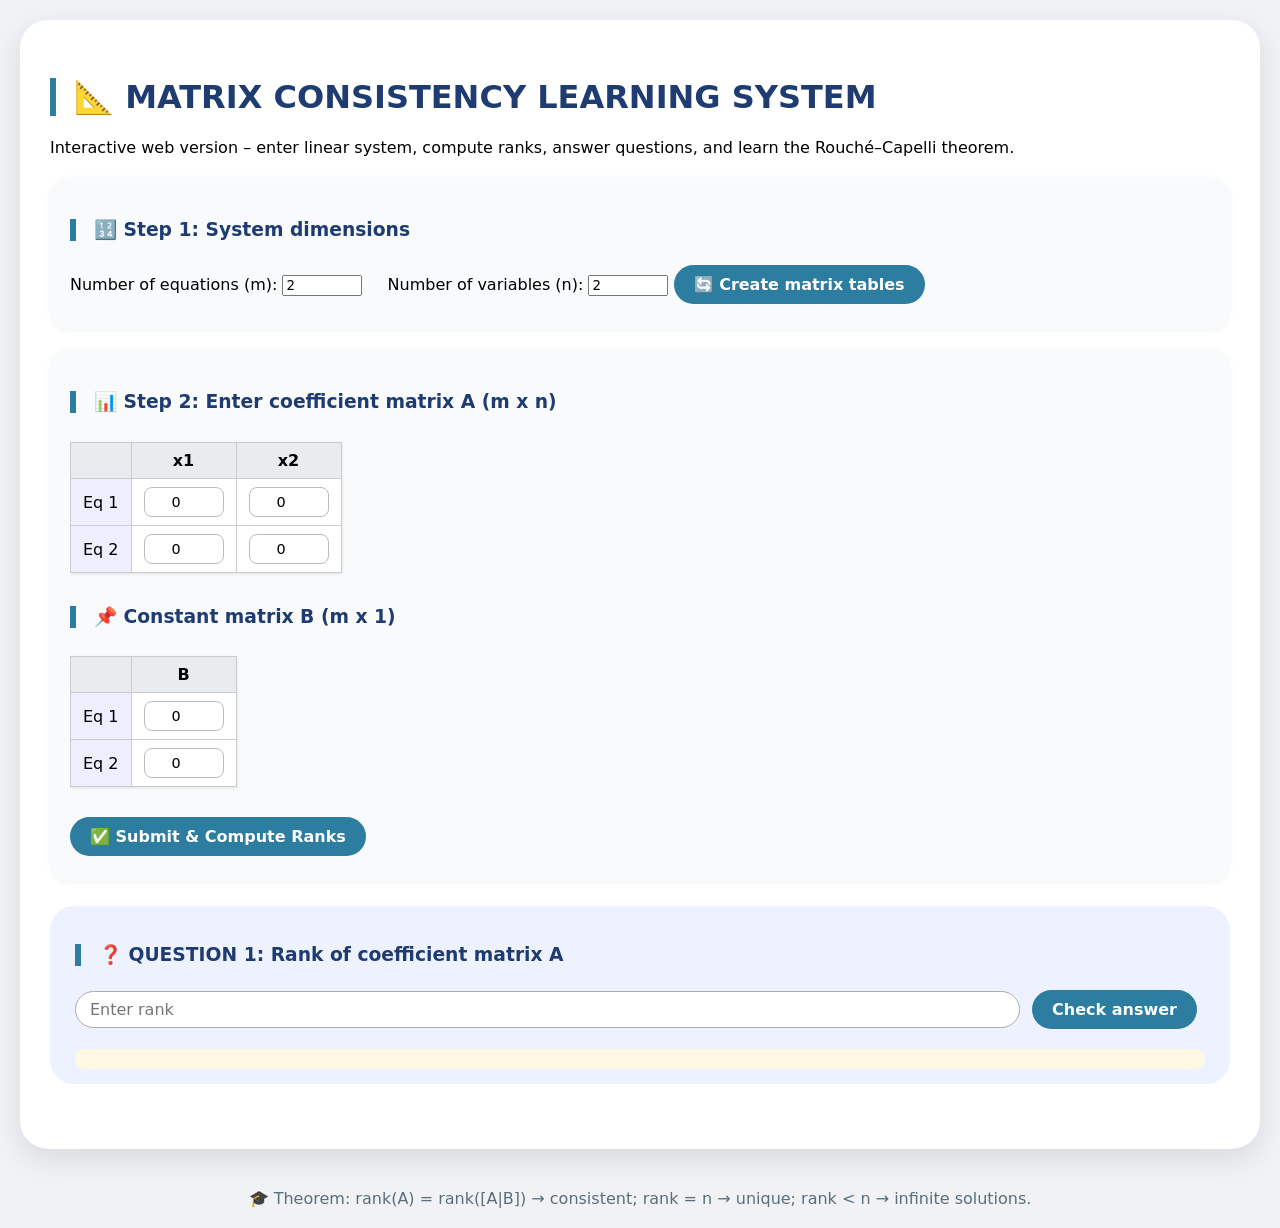
<file: index.html>
<!DOCTYPE html>
<html lang="en">
<head>
    <meta charset="UTF-8">
    <meta name="viewport" content="width=device-width, initial-scale=1.0, user-scalable=yes">
    <title>Matrix Consistency Learning System</title>
    <style>
        * {
            box-sizing: border-box;
            font-family: system-ui, 'Segoe UI', 'Courier New', monospace;
        }
        body {
            background: #f0f2f5;
            margin: 0;
            padding: 20px;
        }
        .container {
            max-width: 1300px;
            margin: 0 auto;
            background: white;
            border-radius: 28px;
            box-shadow: 0 10px 30px rgba(0,0,0,0.1);
            overflow: hidden;
            padding: 20px 30px 40px;
        }
        h1, h2, h3 {
            color: #1e3c72;
            border-left: 6px solid #2c7da0;
            padding-left: 18px;
            margin-top: 1.2em;
        }
        .panel {
            background: #f8fafc;
            border-radius: 20px;
            padding: 20px;
            margin: 20px 0;
            box-shadow: 0 2px 6px rgba(0,0,0,0.05);
        }
        .matrix-input {
            overflow-x: auto;
            margin: 15px 0;
        }
        table {
            border-collapse: collapse;
            background: white;
            margin: 10px 0;
            box-shadow: 0 1px 3px rgba(0,0,0,0.1);
        }
        th, td {
            border: 1px solid #ccc;
            padding: 8px 12px;
            text-align: center;
        }
        th {
            background: #e9ecef;
            font-weight: 600;
        }
        input.matrix-cell {
            width: 80px;
            padding: 6px;
            text-align: center;
            border: 1px solid #bbb;
            border-radius: 8px;
            font-size: 0.9rem;
        }
        button {
            background: #2c7da0;
            color: white;
            border: none;
            padding: 10px 20px;
            border-radius: 40px;
            font-size: 1rem;
            font-weight: bold;
            cursor: pointer;
            transition: 0.2s;
            margin: 5px 8px 5px 0;
        }
        button:hover {
            background: #1f5e7a;
            transform: scale(0.97);
        }
        .quiz-area {
            background: #eef2ff;
            border-radius: 24px;
            padding: 15px 25px;
            margin: 25px 0;
        }
        .answer-input {
            display: flex;
            gap: 12px;
            flex-wrap: wrap;
            align-items: center;
            margin: 15px 0;
        }
        .answer-input input, .answer-input select {
            padding: 8px 14px;
            font-size: 1rem;
            border-radius: 30px;
            border: 1px solid #aaa;
            flex: 1;
            min-width: 180px;
        }
        .feedback {
            font-weight: 500;
            padding: 10px;
            border-radius: 18px;
            background: #fef9e3;
            margin-top: 12px;
        }
        .echelon {
            background: #e9f5e9;
            padding: 12px;
            border-radius: 18px;
            font-family: 'Courier New', monospace;
            font-size: 0.85rem;
            overflow-x: auto;
            white-space: pre;
        }
        .result-box {
            background: #d9e8f5;
            border-radius: 20px;
            padding: 15px;
            margin: 15px 0;
        }
        hr {
            margin: 30px 0;
        }
        .badge {
            background: #1e3c72;
            color: white;
            border-radius: 40px;
            padding: 4px 14px;
            display: inline-block;
            font-size: 0.8rem;
        }
        footer {
            text-align: center;
            margin-top: 40px;
            color: #5a6e7c;
        }
        @media (max-width: 700px) {
            .container { padding: 15px; }
            input.matrix-cell { width: 65px; }
        }
    </style>
</head>
<body>
<div class="container">
    <h1>📐 MATRIX CONSISTENCY LEARNING SYSTEM</h1>
    <p>Interactive web version – enter linear system, compute ranks, answer questions, and learn the Rouché–Capelli theorem.</p>

    <!-- Step 1: Dimensions -->
    <div class="panel">
        <h3>🔢 Step 1: System dimensions</h3>
        <label>Number of equations (m): </label>
        <input type="number" id="mInput" min="1" max="6" value="2" style="width:80px">
        <label style="margin-left:20px">Number of variables (n): </label>
        <input type="number" id="nInput" min="1" max="6" value="2" style="width:80px">
        <button id="resizeBtn">🔄 Create matrix tables</button>
    </div>

    <!-- Step 2: Coefficient Matrix A and Constant B -->
    <div id="matrixPanel" style="display: none;">
        <div class="panel">
            <h3>📊 Step 2: Enter coefficient matrix A (m x n)</h3>
            <div id="matrixA" class="matrix-input"></div>
            <h3>📌 Constant matrix B (m x 1)</h3>
            <div id="matrixB" class="matrix-input"></div>
            <button id="submitMatricesBtn">✅ Submit & Compute Ranks</button>
        </div>
    </div>


        <!-- QUESTION 1: rank of A -->
        <div id="q1Area" class="quiz-area">
            <h3>❓ QUESTION 1: Rank of coefficient matrix A</h3>
            <div class="answer-input">
                <input type="number" id="rankAuser" placeholder="Enter rank">
                <button id="checkRankABtn">Check answer</button>
            </div>
            <div id="q1Feedback" class="feedback"></div>
            <div id="echelonA" class="echelon" style="display:none;"></div>
        </div>

        <!-- QUESTION 2: rank of augmented matrix -->
        <div id="q2Area" class="quiz-area" style="display:none;">
            <h3>❓ QUESTION 2: Rank of augmented matrix [A|B]</h3>
            <div class="answer-input">
                <input type="number" id="rankABuser" placeholder="Enter rank">
                <button id="checkRankABBtn">Check answer</button>
            </div>
            <div id="q2Feedback" class="feedback"></div>
            <div id="echelonAB" class="echelon" style="display:none;"></div>
        </div>

        <!-- QUESTION 3: consistency -->
        <div id="q3Area" class="quiz-area" style="display:none;">
            <h3>❓ QUESTION 3: Is the system Consistent or Inconsistent?</h3>
            <div class="answer-input">
                <select id="consistencyUser">
                    <option value="">-- select --</option>
                    <option value="consistent">Consistent</option>
                    <option value="inconsistent">Inconsistent</option>
                </select>
                <button id="checkConsistencyBtn">Check answer</button>
            </div>
            <div id="q3Feedback" class="feedback"></div>
        </div>

        <!-- QUESTION 4: solution type -->
        <div id="q4Area" class="quiz-area" style="display:none;">
            <h3>❓ QUESTION 4: Type of solution</h3>
            <div class="answer-input">
                <select id="solutionTypeUser">
                    <option value="">-- choose --</option>
                    <option value="unique solution">Unique Solution</option>
                    <option value="infinite solutions">Infinite Solutions</option>
                    <option value="no solution">No Solution</option>
                </select>
                <button id="checkSolutionBtn">Check answer</button>
            </div>
            <div id="q4Feedback" class="feedback"></div>
        </div>

        <!-- Final analysis -->
        <div id="finalAnalysis" style="display:none;" class="result-box">
            <h3>📈 FINAL ANALYSIS</h3>
            <div id="finalText"></div>
        </div>
    </div>
    <footer>🎓 Theorem: rank(A) = rank([A|B]) → consistent; rank = n → unique; rank < n → infinite solutions.</footer>
</div>

<script>
    // ---------- Global variables ----------
    let m = 2, n = 2;
    let A_matrix = [], B_matrix = [];
    let rank_A = null, rank_AB = null;
    let consistency = "", solutionType = "";
    let currentStep = 0;  // 0: before submit, after submit we unlock q1
    let attemptCounter = { q1:0, q2:0, q3:0, q4:0 };
    let correctFlags = { q1:false, q2:false, q3:false, q4:false };
    
    // Helper: compute rank using Gaussian elimination (numerical tolerance)
    function computeRank(matrix) {
        if (!matrix.length) return 0;
        let mat = matrix.map(row => [...row]); // deep copy
        const rows = mat.length, cols = mat[0].length;
        let rank = 0;
        const tol = 1e-8;
        for (let c = 0; c < cols && rank < rows; c++) {
            // find pivot
            let pivotRow = -1;
            for (let i = rank; i < rows; i++) {
                if (Math.abs(mat[i][c]) > tol) {
                    pivotRow = i;
                    break;
                }
            }
            if (pivotRow === -1) continue;
            // swap rows
            [mat[rank], mat[pivotRow]] = [mat[pivotRow], mat[rank]];
            const pivotVal = mat[rank][c];
            // normalize pivot row (optional but stable)
            for (let k = c; k < cols; k++) mat[rank][k] /= pivotVal;
            // eliminate below
            for (let i = rank+1; i < rows; i++) {
                const factor = mat[i][c];
                if (Math.abs(factor) > tol) {
                    for (let k = c; k < cols; k++) {
                        mat[i][k] -= factor * mat[rank][k];
                    }
                }
            }
            rank++;
        }
        return rank;
    }

    // compute row echelon form (pretty printing)
    function getEchelonForm(matrix) {
        let mat = matrix.map(row => [...row]);
        const rows = mat.length, cols = mat[0].length;
        const tol = 1e-8;
        let r = 0;
        for (let c = 0; c < cols && r < rows; c++) {
            let pivot = -1;
            for (let i = r; i < rows; i++) {
                if (Math.abs(mat[i][c]) > tol) { pivot = i; break; }
            }
            if (pivot === -1) continue;
            if (pivot !== r) [mat[r], mat[pivot]] = [mat[pivot], mat[r]];
            const pivotVal = mat[r][c];
            for (let k = c; k < cols; k++) mat[r][k] /= pivotVal;
            for (let i = r+1; i < rows; i++) {
                const factor = mat[i][c];
                if (Math.abs(factor) > tol) {
                    for (let k = c; k < cols; k++) mat[i][k] -= factor * mat[r][k];
                }
            }
            r++;
        }
        // format nicely
        return mat.map(row => row.map(v => Math.abs(v) < 1e-8 ? 0 : v.toFixed(4)).join('\t')).join('\n');
    }

    // build dynamic tables for A and B
    function buildMatrixTables() {
        m = parseInt(document.getElementById('mInput').value);
        n = parseInt(document.getElementById('nInput').value);
        if (m < 1 || n < 1) { alert("Dimensions must be >=1"); return; }
        const containerA = document.getElementById('matrixA');
        const containerB = document.getElementById('matrixB');
        // Build A table
        let htmlA = '<table><thead><tr><th></th>';
        for (let j=0; j<n; j++) htmlA += `<th>x${j+1}</th>`;
        htmlA += '</tr></thead><tbody>';
        for (let i=0; i<m; i++) {
            htmlA += `<tr><td style="background:#eef">Eq ${i+1}</td>`;
            for (let j=0; j<n; j++) {
                htmlA += `<td><input type="number" step="any" class="matrix-cell" id="A_${i}_${j}" value="0"></td>`;
            }
            htmlA += '</tr>';
        }
        htmlA += '</tbody></table>';
        containerA.innerHTML = htmlA;
        
        // Build B table (column vector)
        let htmlB = '<table><thead><tr><th></th><th>B</th></tr></thead><tbody>';
        for (let i=0; i<m; i++) {
            htmlB += `<tr><td style="background:#eef">Eq ${i+1}</td>
                      <td><input type="number" step="any" class="matrix-cell" id="B_${i}" value="0"></td></tr>`;
        }
        htmlB += '</tbody></table>';
        containerB.innerHTML = htmlB;
        document.getElementById('matrixPanel').style.display = 'block';
        document.getElementById('quizSection').style.display = 'none';
    }

    // read matrices from UI
    function readMatricesFromUI() {
        let A = [];
        for (let i=0; i<m; i++) {
            let row = [];
            for (let j=0; j<n; j++) {
                let val = parseFloat(document.getElementById(`A_${i}_${j}`).value);
                if (isNaN(val)) val = 0;
                row.push(val);
            }
            A.push(row);
        }
        let B = [];
        for (let i=0; i<m; i++) {
            let val = parseFloat(document.getElementById(`B_${i}`).value);
            if (isNaN(val)) val = 0;
            B.push([val]);
        }
        return { A, B };
    }

    // display matrices with nice formatting
    function displayMatrices(A, B) {
        let str = "<h3>📋 Your matrices</h3>";
        str += "<div><strong>Coefficient matrix A:</strong><pre>" + JSON.stringify(A).replace(/],/g, '],\n') + "</pre></div>";
        str += "<div><strong>Constant matrix B:</strong><pre>" + JSON.stringify(B).replace(/],/g, '],\n') + "</pre></div>";
        const AB = A.map((row, idx) => [...row, B[idx][0]]);
        str += "<div><strong>Augmented [A|B]:</strong><pre>" + JSON.stringify(AB).replace(/],/g, '],\n') + "</pre></div>";
        document.getElementById('displayMatrices').innerHTML = str;
    }

    // reset quiz state
    function resetQuizState() {
        currentStep = 0;
        correctFlags = { q1:false, q2:false, q3:false, q4:false };
        attemptCounter = { q1:0, q2:0, q3:0, q4:0 };
        document.getElementById('q1Area').style.display = 'block';
        document.getElementById('q2Area').style.display = 'none';
        document.getElementById('q3Area').style.display = 'none';
        document.getElementById('q4Area').style.display = 'none';
        document.getElementById('finalAnalysis').style.display = 'none';
        // clear feedbacks
        ['q1Feedback','q2Feedback','q3Feedback','q4Feedback'].forEach(id => document.getElementById(id).innerHTML = '');
        document.getElementById('rankAuser').value = '';
        document.getElementById('rankABuser').value = '';
        document.getElementById('consistencyUser').value = '';
        document.getElementById('solutionTypeUser').value = '';
        document.getElementById('echelonA').style.display = 'none';
        document.getElementById('echelonAB').style.display = 'none';
    }

    // main submit: compute ranks and start interactive quiz
    function submitMatrices() {
        const { A, B } = readMatricesFromUI();
        if (A.length === 0 || B.length === 0) return;
        A_matrix = A;
        B_matrix = B;
        // build augmented
        const augmented = A_matrix.map((row, i) => [...row, B_matrix[i][0]]);
        rank_A = computeRank(A_matrix);
        rank_AB = computeRank(augmented);
        
        // consistency & solution
        if (rank_A === rank_AB) {
            consistency = "Consistent";
            if (rank_A === n) solutionType = "Unique Solution";
            else solutionType = "Infinite Solutions";
        } else {
            consistency = "Inconsistent";
            solutionType = "No Solution";
        }
        
        displayMatrices(A_matrix, B_matrix);
        document.getElementById('rankInfo').innerHTML = `🔍 Backend computed: rank(A) = ${rank_A},  rank([A|B]) = ${rank_AB}<br> System will be ${consistency} with ${solutionType}. Answer the questions!`;
        document.getElementById('quizSection').style.display = 'block';
        resetQuizState();
    }

    // Show row echelon form for hint
    function showEchelon(mat, title, targetDivId) {
        const echelonStr = getEchelonForm(mat);
        const div = document.getElementById(targetDivId);
        div.innerHTML = `<strong>📐 ${title} (Row Echelon Form)</strong><br><pre>${echelonStr}</pre>`;
        div.style.display = 'block';
    }
    
    // Question 1 logic
    function handleQ1() {
        if (correctFlags.q1) { document.getElementById('q1Feedback').innerHTML = "✅ Already answered correctly!"; return; }
        let userVal = parseInt(document.getElementById('rankAuser').value);
        if (isNaN(userVal)) { document.getElementById('q1Feedback').innerHTML = "❌ Please enter a number."; return; }
        if (userVal === rank_A) {
            document.getElementById('q1Feedback').innerHTML = "✅ Correct Answer! Well done.";
            correctFlags.q1 = true;
            // unlock Q2
            document.getElementById('q2Area').style.display = 'block';
        } else {
            attemptCounter.q1++;
            let fb = `❌ Incorrect. `;
            if (attemptCounter.q1 === 1) {
                fb += "💡 Hint: Convert matrix into echelon form & count non-zero rows.";
                showEchelon(A_matrix, "Coefficient matrix A", "echelonA");
            } else if (attemptCounter.q1 === 2) {
                fb += "💡 Hint: Count non-zero rows after row reduction.";
            } else {
                fb += `✅ Correct rank of A is ${rank_A}. Moving on.`;
                correctFlags.q1 = true;
                document.getElementById('q2Area').style.display = 'block';
            }
            document.getElementById('q1Feedback').innerHTML = fb;
        }
    }
    
    // Question 2: rank of augmented
    function handleQ2() {
        if (correctFlags.q2) { document.getElementById('q2Feedback').innerHTML = "✅ Already answered!"; return; }
        if (!correctFlags.q1) { document.getElementById('q2Feedback').innerHTML = "⚠️ Please answer Question 1 first."; return; }
        let userVal = parseInt(document.getElementById('rankABuser').value);
        if (isNaN(userVal)) { document.getElementById('q2Feedback').innerHTML = "❌ Enter a valid integer."; return; }
        if (userVal === rank_AB) {
            document.getElementById('q2Feedback').innerHTML = "✅ Correct Answer! Great.";
            correctFlags.q2 = true;
            document.getElementById('q3Area').style.display = 'block';
        } else {
            attemptCounter.q2++;
            let fb = `❌ Incorrect. `;
            const augmentedMat = A_matrix.map((row,i) => [...row, B_matrix[i][0]]);
            if (attemptCounter.q2 === 1) {
                fb += "💡 Hint: Include constant column and reduce augmented matrix.";
                showEchelon(augmentedMat, "Augmented matrix [A|B]", "echelonAB");
            } else if (attemptCounter.q2 === 2) {
                fb += "💡 Hint: Compare with echelon form above.";
            } else {
                fb += `✅ Correct rank of [A|B] is ${rank_AB}. Moving on.`;
                correctFlags.q2 = true;
                document.getElementById('q3Area').style.display = 'block';
            }
            document.getElementById('q2Feedback').innerHTML = fb;
        }
    }
    
    // Question 3: consistency
    function handleQ3() {
        if (correctFlags.q3) { document.getElementById('q3Feedback').innerHTML = "Already correct!"; return; }
        if (!correctFlags.q2) { document.getElementById('q3Feedback').innerHTML = "⚠️ Please finish Question 2 first."; return; }
        let userChoice = document.getElementById('consistencyUser').value;
        if (!userChoice) { document.getElementById('q3Feedback').innerHTML = "Please select Consistent or Inconsistent."; return; }
        if (userChoice.toLowerCase() === consistency.toLowerCase()) {
            document.getElementById('q3Feedback').innerHTML = "✅ Correct! Consistency matches the theorem.";
            correctFlags.q3 = true;
            document.getElementById('q4Area').style.display = 'block';
        } else {
            attemptCounter.q3++;
            let fb = `❌ Incorrect. `;
            if (attemptCounter.q3 === 1) fb += "💡 Hint: Compare ranks of A and [A|B]. Equal → consistent.";
            else if (attemptCounter.q3 === 2) fb += "💡 Hint: If ranks are equal → consistent; different → inconsistent.";
            else {
                fb += `✅ Correct answer: ${consistency}.`;
                correctFlags.q3 = true;
                document.getElementById('q4Area').style.display = 'block';
            }
            document.getElementById('q3Feedback').innerHTML = fb;
        }
    }
    
    // Question 4: solution type
    function handleQ4() {
        if (correctFlags.q4) { document.getElementById('q4Feedback').innerHTML = "You already got it!"; return; }
        if (!correctFlags.q3) { document.getElementById('q4Feedback').innerHTML = "⚠️ Please answer consistency question first."; return; }
        let userType = document.getElementById('solutionTypeUser').value;
        if (!userType) { document.getElementById('q4Feedback').innerHTML = "Please select a solution type."; return; }
        if (userType.toLowerCase() === solutionType.toLowerCase()) {
            document.getElementById('q4Feedback').innerHTML = "✅ Perfect! You understand the classification.";
            correctFlags.q4 = true;
            showFinalAnalysis();
        } else {
            attemptCounter.q4++;
            let fb = `❌ Incorrect. `;
            if (attemptCounter.q4 === 1) {
                if (consistency === "Inconsistent") fb += "💡 Hint: Inconsistent ⇒ No solution.";
                else if (rank_A === n) fb += "💡 Hint: Rank equals number of variables ⇒ Unique solution.";
                else fb += "💡 Hint: Rank less than variables ⇒ Infinite solutions.";
            } else if (attemptCounter.q4 === 2) {
                fb += `💡 The correct answer is: ${solutionType}.`;
            } else {
                fb += `✅ Correct answer: ${solutionType}.`;
                correctFlags.q4 = true;
                showFinalAnalysis();
            }
            document.getElementById('q4Feedback').innerHTML = fb;
        }
    }
    
    function showFinalAnalysis() {
        document.getElementById('finalAnalysis').style.display = 'block';
        let theoremText = "";
        if (rank_A === rank_AB && rank_A === n) {
            theoremText = `Since rank(A) = rank([A|B]) = number of variables (${n}), the system is CONSISTENT and has a UNIQUE SOLUTION.`;
        } else if (rank_A === rank_AB && rank_A < n) {
            theoremText = `Since rank(A) = rank([A|B]) = ${rank_A} < number of variables (${n}), the system is CONSISTENT and has INFINITE SOLUTIONS.`;
        } else {
            theoremText = `Since rank(A) = ${rank_A} ≠ rank([A|B]) = ${rank_AB}, the system is INCONSISTENT and has NO SOLUTION.`;
        }
        document.getElementById('finalText').innerHTML = `
            <strong>Rank of A:</strong> ${rank_A}<br>
            <strong>Rank of [A|B]:</strong> ${rank_AB}<br>
            <strong>System Type:</strong> ${consistency}<br>
            <strong>Solution Type:</strong> ${solutionType}<br><br>
            📖 <em>${theoremText}</em>
        `;
    }
    
    // Event listeners
    document.getElementById('resizeBtn').addEventListener('click', () => {
        buildMatrixTables();
        document.getElementById('quizSection').style.display = 'none';
    });
    document.getElementById('submitMatricesBtn').addEventListener('click', submitMatrices);
    document.getElementById('checkRankABtn').addEventListener('click', handleQ1);
    document.getElementById('checkRankABBtn').addEventListener('click', handleQ2);
    document.getElementById('checkConsistencyBtn').addEventListener('click', handleQ3);
    document.getElementById('checkSolutionBtn').addEventListener('click', handleQ4);
    
    // initial build
    buildMatrixTables();
</script>
</body>
</html>
</file>
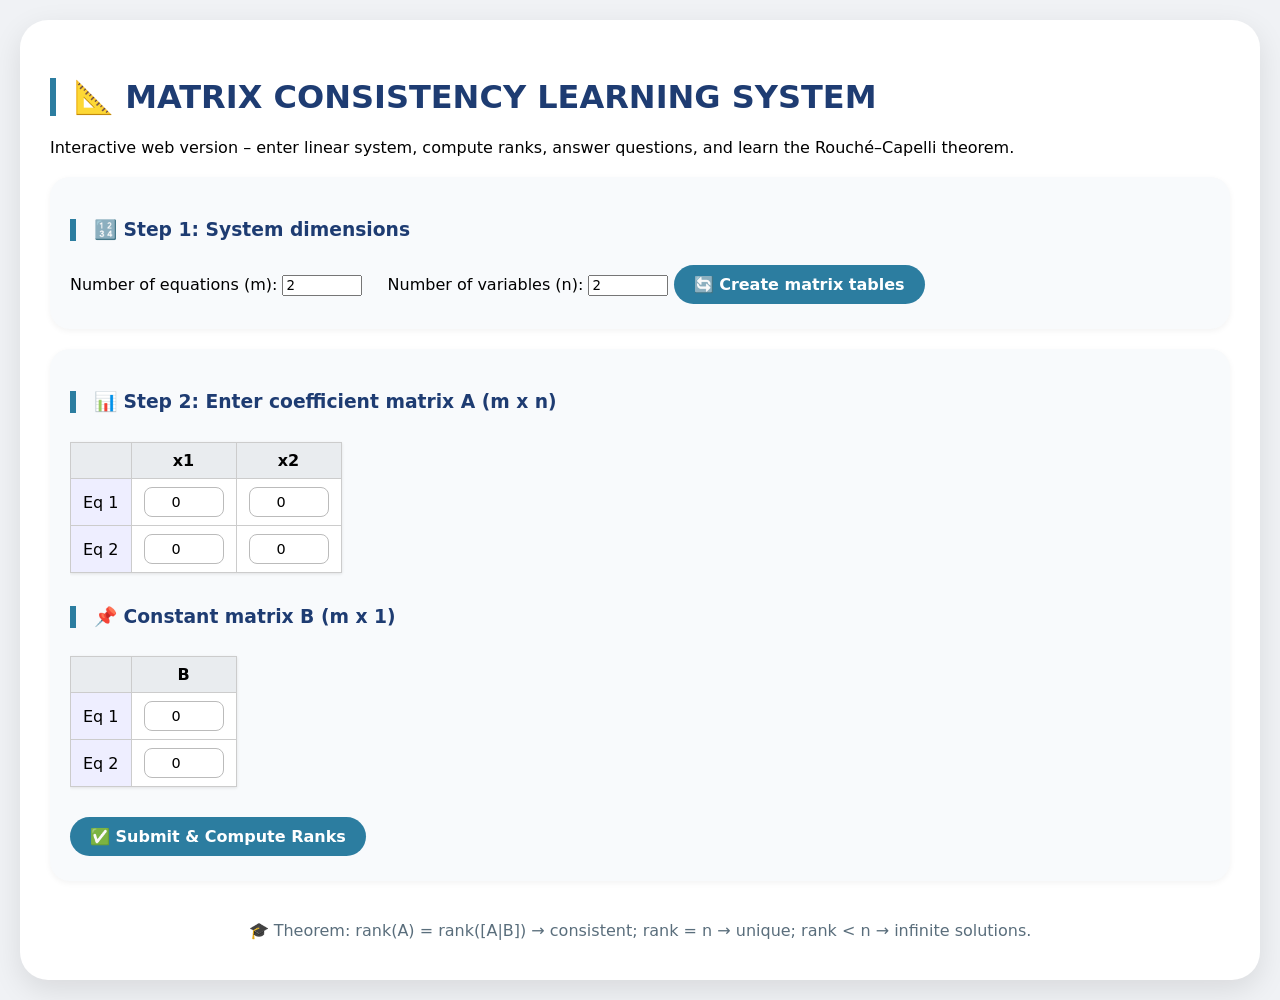
<file: deepseek_html_20260520_edb9f4.html>
<!DOCTYPE html>
<html lang="en">
<head>
    <meta charset="UTF-8">
    <meta name="viewport" content="width=device-width, initial-scale=1.0, user-scalable=yes">
    <title>Matrix Consistency Learning System</title>
    <style>
        * {
            box-sizing: border-box;
            font-family: system-ui, 'Segoe UI', 'Courier New', monospace;
        }
        body {
            background: #f0f2f5;
            margin: 0;
            padding: 20px;
        }
        .container {
            max-width: 1300px;
            margin: 0 auto;
            background: white;
            border-radius: 28px;
            box-shadow: 0 10px 30px rgba(0,0,0,0.1);
            overflow: hidden;
            padding: 20px 30px 40px;
        }
        h1, h2, h3 {
            color: #1e3c72;
            border-left: 6px solid #2c7da0;
            padding-left: 18px;
            margin-top: 1.2em;
        }
        .panel {
            background: #f8fafc;
            border-radius: 20px;
            padding: 20px;
            margin: 20px 0;
            box-shadow: 0 2px 6px rgba(0,0,0,0.05);
        }
        .matrix-input {
            overflow-x: auto;
            margin: 15px 0;
        }
        table {
            border-collapse: collapse;
            background: white;
            margin: 10px 0;
            box-shadow: 0 1px 3px rgba(0,0,0,0.1);
        }
        th, td {
            border: 1px solid #ccc;
            padding: 8px 12px;
            text-align: center;
        }
        th {
            background: #e9ecef;
            font-weight: 600;
        }
        input.matrix-cell {
            width: 80px;
            padding: 6px;
            text-align: center;
            border: 1px solid #bbb;
            border-radius: 8px;
            font-size: 0.9rem;
        }
        button {
            background: #2c7da0;
            color: white;
            border: none;
            padding: 10px 20px;
            border-radius: 40px;
            font-size: 1rem;
            font-weight: bold;
            cursor: pointer;
            transition: 0.2s;
            margin: 5px 8px 5px 0;
        }
        button:hover {
            background: #1f5e7a;
            transform: scale(0.97);
        }
        .quiz-area {
            background: #eef2ff;
            border-radius: 24px;
            padding: 15px 25px;
            margin: 25px 0;
        }
        .answer-input {
            display: flex;
            gap: 12px;
            flex-wrap: wrap;
            align-items: center;
            margin: 15px 0;
        }
        .answer-input input, .answer-input select {
            padding: 8px 14px;
            font-size: 1rem;
            border-radius: 30px;
            border: 1px solid #aaa;
            flex: 1;
            min-width: 180px;
        }
        .feedback {
            font-weight: 500;
            padding: 10px;
            border-radius: 18px;
            background: #fef9e3;
            margin-top: 12px;
        }
        .echelon {
            background: #e9f5e9;
            padding: 12px;
            border-radius: 18px;
            font-family: 'Courier New', monospace;
            font-size: 0.85rem;
            overflow-x: auto;
            white-space: pre;
        }
        .result-box {
            background: #d9e8f5;
            border-radius: 20px;
            padding: 15px;
            margin: 15px 0;
        }
        hr {
            margin: 30px 0;
        }
        .badge {
            background: #1e3c72;
            color: white;
            border-radius: 40px;
            padding: 4px 14px;
            display: inline-block;
            font-size: 0.8rem;
        }
        footer {
            text-align: center;
            margin-top: 40px;
            color: #5a6e7c;
        }
        @media (max-width: 700px) {
            .container { padding: 15px; }
            input.matrix-cell { width: 65px; }
        }
    </style>
</head>
<body>
<div class="container">
    <h1>📐 MATRIX CONSISTENCY LEARNING SYSTEM</h1>
    <p>Interactive web version – enter linear system, compute ranks, answer questions, and learn the Rouché–Capelli theorem.</p>

    <!-- Step 1: Dimensions -->
    <div class="panel">
        <h3>🔢 Step 1: System dimensions</h3>
        <label>Number of equations (m): </label>
        <input type="number" id="mInput" min="1" max="6" value="2" style="width:80px">
        <label style="margin-left:20px">Number of variables (n): </label>
        <input type="number" id="nInput" min="1" max="6" value="2" style="width:80px">
        <button id="resizeBtn">🔄 Create matrix tables</button>
    </div>

    <!-- Step 2: Coefficient Matrix A and Constant B -->
    <div id="matrixPanel" style="display: none;">
        <div class="panel">
            <h3>📊 Step 2: Enter coefficient matrix A (m x n)</h3>
            <div id="matrixA" class="matrix-input"></div>
            <h3>📌 Constant matrix B (m x 1)</h3>
            <div id="matrixB" class="matrix-input"></div>
            <button id="submitMatricesBtn">✅ Submit & Compute Ranks</button>
        </div>
    </div>

    <!-- After submission: show matrices & ranks, then interactive questions -->
    <div id="quizSection" style="display: none;">
        <div class="result-box" id="displayMatrices"></div>
        <div id="rankInfo" class="result-box"></div>

        <!-- QUESTION 1: rank of A -->
        <div id="q1Area" class="quiz-area">
            <h3>❓ QUESTION 1: Rank of coefficient matrix A</h3>
            <div class="answer-input">
                <input type="number" id="rankAuser" placeholder="Enter rank">
                <button id="checkRankABtn">Check answer</button>
            </div>
            <div id="q1Feedback" class="feedback"></div>
            <div id="echelonA" class="echelon" style="display:none;"></div>
        </div>

        <!-- QUESTION 2: rank of augmented matrix -->
        <div id="q2Area" class="quiz-area" style="display:none;">
            <h3>❓ QUESTION 2: Rank of augmented matrix [A|B]</h3>
            <div class="answer-input">
                <input type="number" id="rankABuser" placeholder="Enter rank">
                <button id="checkRankABBtn">Check answer</button>
            </div>
            <div id="q2Feedback" class="feedback"></div>
            <div id="echelonAB" class="echelon" style="display:none;"></div>
        </div>

        <!-- QUESTION 3: consistency -->
        <div id="q3Area" class="quiz-area" style="display:none;">
            <h3>❓ QUESTION 3: Is the system Consistent or Inconsistent?</h3>
            <div class="answer-input">
                <select id="consistencyUser">
                    <option value="">-- select --</option>
                    <option value="consistent">Consistent</option>
                    <option value="inconsistent">Inconsistent</option>
                </select>
                <button id="checkConsistencyBtn">Check answer</button>
            </div>
            <div id="q3Feedback" class="feedback"></div>
        </div>

        <!-- QUESTION 4: solution type -->
        <div id="q4Area" class="quiz-area" style="display:none;">
            <h3>❓ QUESTION 4: Type of solution</h3>
            <div class="answer-input">
                <select id="solutionTypeUser">
                    <option value="">-- choose --</option>
                    <option value="unique solution">Unique Solution</option>
                    <option value="infinite solutions">Infinite Solutions</option>
                    <option value="no solution">No Solution</option>
                </select>
                <button id="checkSolutionBtn">Check answer</button>
            </div>
            <div id="q4Feedback" class="feedback"></div>
        </div>

        <!-- Final analysis -->
        <div id="finalAnalysis" style="display:none;" class="result-box">
            <h3>📈 FINAL ANALYSIS</h3>
            <div id="finalText"></div>
        </div>
    </div>
    <footer>🎓 Theorem: rank(A) = rank([A|B]) → consistent; rank = n → unique; rank < n → infinite solutions.</footer>
</div>

<script>
    // ---------- Global variables ----------
    let m = 2, n = 2;
    let A_matrix = [], B_matrix = [];
    let rank_A = null, rank_AB = null;
    let consistency = "", solutionType = "";
    let currentStep = 0;  // 0: before submit, after submit we unlock q1
    let attemptCounter = { q1:0, q2:0, q3:0, q4:0 };
    let correctFlags = { q1:false, q2:false, q3:false, q4:false };
    
    // Helper: compute rank using Gaussian elimination (numerical tolerance)
    function computeRank(matrix) {
        if (!matrix.length) return 0;
        let mat = matrix.map(row => [...row]); // deep copy
        const rows = mat.length, cols = mat[0].length;
        let rank = 0;
        const tol = 1e-8;
        for (let c = 0; c < cols && rank < rows; c++) {
            // find pivot
            let pivotRow = -1;
            for (let i = rank; i < rows; i++) {
                if (Math.abs(mat[i][c]) > tol) {
                    pivotRow = i;
                    break;
                }
            }
            if (pivotRow === -1) continue;
            // swap rows
            [mat[rank], mat[pivotRow]] = [mat[pivotRow], mat[rank]];
            const pivotVal = mat[rank][c];
            // normalize pivot row (optional but stable)
            for (let k = c; k < cols; k++) mat[rank][k] /= pivotVal;
            // eliminate below
            for (let i = rank+1; i < rows; i++) {
                const factor = mat[i][c];
                if (Math.abs(factor) > tol) {
                    for (let k = c; k < cols; k++) {
                        mat[i][k] -= factor * mat[rank][k];
                    }
                }
            }
            rank++;
        }
        return rank;
    }

    // compute row echelon form (pretty printing)
    function getEchelonForm(matrix) {
        let mat = matrix.map(row => [...row]);
        const rows = mat.length, cols = mat[0].length;
        const tol = 1e-8;
        let r = 0;
        for (let c = 0; c < cols && r < rows; c++) {
            let pivot = -1;
            for (let i = r; i < rows; i++) {
                if (Math.abs(mat[i][c]) > tol) { pivot = i; break; }
            }
            if (pivot === -1) continue;
            if (pivot !== r) [mat[r], mat[pivot]] = [mat[pivot], mat[r]];
            const pivotVal = mat[r][c];
            for (let k = c; k < cols; k++) mat[r][k] /= pivotVal;
            for (let i = r+1; i < rows; i++) {
                const factor = mat[i][c];
                if (Math.abs(factor) > tol) {
                    for (let k = c; k < cols; k++) mat[i][k] -= factor * mat[r][k];
                }
            }
            r++;
        }
        // format nicely
        return mat.map(row => row.map(v => Math.abs(v) < 1e-8 ? 0 : v.toFixed(4)).join('\t')).join('\n');
    }

    // build dynamic tables for A and B
    function buildMatrixTables() {
        m = parseInt(document.getElementById('mInput').value);
        n = parseInt(document.getElementById('nInput').value);
        if (m < 1 || n < 1) { alert("Dimensions must be >=1"); return; }
        const containerA = document.getElementById('matrixA');
        const containerB = document.getElementById('matrixB');
        // Build A table
        let htmlA = '<table><thead><tr><th></th>';
        for (let j=0; j<n; j++) htmlA += `<th>x${j+1}</th>`;
        htmlA += '</tr></thead><tbody>';
        for (let i=0; i<m; i++) {
            htmlA += `<tr><td style="background:#eef">Eq ${i+1}</td>`;
            for (let j=0; j<n; j++) {
                htmlA += `<td><input type="number" step="any" class="matrix-cell" id="A_${i}_${j}" value="0"></td>`;
            }
            htmlA += '</tr>';
        }
        htmlA += '</tbody></table>';
        containerA.innerHTML = htmlA;
        
        // Build B table (column vector)
        let htmlB = '<table><thead><tr><th></th><th>B</th></tr></thead><tbody>';
        for (let i=0; i<m; i++) {
            htmlB += `<tr><td style="background:#eef">Eq ${i+1}</td>
                      <td><input type="number" step="any" class="matrix-cell" id="B_${i}" value="0"></td></tr>`;
        }
        htmlB += '</tbody></table>';
        containerB.innerHTML = htmlB;
        document.getElementById('matrixPanel').style.display = 'block';
        document.getElementById('quizSection').style.display = 'none';
    }

    // read matrices from UI
    function readMatricesFromUI() {
        let A = [];
        for (let i=0; i<m; i++) {
            let row = [];
            for (let j=0; j<n; j++) {
                let val = parseFloat(document.getElementById(`A_${i}_${j}`).value);
                if (isNaN(val)) val = 0;
                row.push(val);
            }
            A.push(row);
        }
        let B = [];
        for (let i=0; i<m; i++) {
            let val = parseFloat(document.getElementById(`B_${i}`).value);
            if (isNaN(val)) val = 0;
            B.push([val]);
        }
        return { A, B };
    }

    // display matrices with nice formatting
    function displayMatrices(A, B) {
        let str = "<h3>📋 Your matrices</h3>";
        str += "<div><strong>Coefficient matrix A:</strong><pre>" + JSON.stringify(A).replace(/],/g, '],\n') + "</pre></div>";
        str += "<div><strong>Constant matrix B:</strong><pre>" + JSON.stringify(B).replace(/],/g, '],\n') + "</pre></div>";
        const AB = A.map((row, idx) => [...row, B[idx][0]]);
        str += "<div><strong>Augmented [A|B]:</strong><pre>" + JSON.stringify(AB).replace(/],/g, '],\n') + "</pre></div>";
        document.getElementById('displayMatrices').innerHTML = str;
    }

    // reset quiz state
    function resetQuizState() {
        currentStep = 0;
        correctFlags = { q1:false, q2:false, q3:false, q4:false };
        attemptCounter = { q1:0, q2:0, q3:0, q4:0 };
        document.getElementById('q1Area').style.display = 'block';
        document.getElementById('q2Area').style.display = 'none';
        document.getElementById('q3Area').style.display = 'none';
        document.getElementById('q4Area').style.display = 'none';
        document.getElementById('finalAnalysis').style.display = 'none';
        // clear feedbacks
        ['q1Feedback','q2Feedback','q3Feedback','q4Feedback'].forEach(id => document.getElementById(id).innerHTML = '');
        document.getElementById('rankAuser').value = '';
        document.getElementById('rankABuser').value = '';
        document.getElementById('consistencyUser').value = '';
        document.getElementById('solutionTypeUser').value = '';
        document.getElementById('echelonA').style.display = 'none';
        document.getElementById('echelonAB').style.display = 'none';
    }

    // main submit: compute ranks and start interactive quiz
    function submitMatrices() {
        const { A, B } = readMatricesFromUI();
        if (A.length === 0 || B.length === 0) return;
        A_matrix = A;
        B_matrix = B;
        // build augmented
        const augmented = A_matrix.map((row, i) => [...row, B_matrix[i][0]]);
        rank_A = computeRank(A_matrix);
        rank_AB = computeRank(augmented);
        
        // consistency & solution
        if (rank_A === rank_AB) {
            consistency = "Consistent";
            if (rank_A === n) solutionType = "Unique Solution";
            else solutionType = "Infinite Solutions";
        } else {
            consistency = "Inconsistent";
            solutionType = "No Solution";
        }
        
        displayMatrices(A_matrix, B_matrix);
        document.getElementById('rankInfo').innerHTML = `🔍 Backend computed: rank(A) = ${rank_A},  rank([A|B]) = ${rank_AB}<br> System will be ${consistency} with ${solutionType}. Answer the questions!`;
        document.getElementById('quizSection').style.display = 'block';
        resetQuizState();
    }

    // Show row echelon form for hint
    function showEchelon(mat, title, targetDivId) {
        const echelonStr = getEchelonForm(mat);
        const div = document.getElementById(targetDivId);
        div.innerHTML = `<strong>📐 ${title} (Row Echelon Form)</strong><br><pre>${echelonStr}</pre>`;
        div.style.display = 'block';
    }
    
    // Question 1 logic
    function handleQ1() {
        if (correctFlags.q1) { document.getElementById('q1Feedback').innerHTML = "✅ Already answered correctly!"; return; }
        let userVal = parseInt(document.getElementById('rankAuser').value);
        if (isNaN(userVal)) { document.getElementById('q1Feedback').innerHTML = "❌ Please enter a number."; return; }
        if (userVal === rank_A) {
            document.getElementById('q1Feedback').innerHTML = "✅ Correct Answer! Well done.";
            correctFlags.q1 = true;
            // unlock Q2
            document.getElementById('q2Area').style.display = 'block';
        } else {
            attemptCounter.q1++;
            let fb = `❌ Incorrect. `;
            if (attemptCounter.q1 === 1) {
                fb += "💡 Hint: Convert matrix into echelon form & count non-zero rows.";
                showEchelon(A_matrix, "Coefficient matrix A", "echelonA");
            } else if (attemptCounter.q1 === 2) {
                fb += "💡 Hint: Count non-zero rows after row reduction.";
            } else {
                fb += `✅ Correct rank of A is ${rank_A}. Moving on.`;
                correctFlags.q1 = true;
                document.getElementById('q2Area').style.display = 'block';
            }
            document.getElementById('q1Feedback').innerHTML = fb;
        }
    }
    
    // Question 2: rank of augmented
    function handleQ2() {
        if (correctFlags.q2) { document.getElementById('q2Feedback').innerHTML = "✅ Already answered!"; return; }
        if (!correctFlags.q1) { document.getElementById('q2Feedback').innerHTML = "⚠️ Please answer Question 1 first."; return; }
        let userVal = parseInt(document.getElementById('rankABuser').value);
        if (isNaN(userVal)) { document.getElementById('q2Feedback').innerHTML = "❌ Enter a valid integer."; return; }
        if (userVal === rank_AB) {
            document.getElementById('q2Feedback').innerHTML = "✅ Correct Answer! Great.";
            correctFlags.q2 = true;
            document.getElementById('q3Area').style.display = 'block';
        } else {
            attemptCounter.q2++;
            let fb = `❌ Incorrect. `;
            const augmentedMat = A_matrix.map((row,i) => [...row, B_matrix[i][0]]);
            if (attemptCounter.q2 === 1) {
                fb += "💡 Hint: Include constant column and reduce augmented matrix.";
                showEchelon(augmentedMat, "Augmented matrix [A|B]", "echelonAB");
            } else if (attemptCounter.q2 === 2) {
                fb += "💡 Hint: Compare with echelon form above.";
            } else {
                fb += `✅ Correct rank of [A|B] is ${rank_AB}. Moving on.`;
                correctFlags.q2 = true;
                document.getElementById('q3Area').style.display = 'block';
            }
            document.getElementById('q2Feedback').innerHTML = fb;
        }
    }
    
    // Question 3: consistency
    function handleQ3() {
        if (correctFlags.q3) { document.getElementById('q3Feedback').innerHTML = "Already correct!"; return; }
        if (!correctFlags.q2) { document.getElementById('q3Feedback').innerHTML = "⚠️ Please finish Question 2 first."; return; }
        let userChoice = document.getElementById('consistencyUser').value;
        if (!userChoice) { document.getElementById('q3Feedback').innerHTML = "Please select Consistent or Inconsistent."; return; }
        if (userChoice.toLowerCase() === consistency.toLowerCase()) {
            document.getElementById('q3Feedback').innerHTML = "✅ Correct! Consistency matches the theorem.";
            correctFlags.q3 = true;
            document.getElementById('q4Area').style.display = 'block';
        } else {
            attemptCounter.q3++;
            let fb = `❌ Incorrect. `;
            if (attemptCounter.q3 === 1) fb += "💡 Hint: Compare ranks of A and [A|B]. Equal → consistent.";
            else if (attemptCounter.q3 === 2) fb += "💡 Hint: If ranks are equal → consistent; different → inconsistent.";
            else {
                fb += `✅ Correct answer: ${consistency}.`;
                correctFlags.q3 = true;
                document.getElementById('q4Area').style.display = 'block';
            }
            document.getElementById('q3Feedback').innerHTML = fb;
        }
    }
    
    // Question 4: solution type
    function handleQ4() {
        if (correctFlags.q4) { document.getElementById('q4Feedback').innerHTML = "You already got it!"; return; }
        if (!correctFlags.q3) { document.getElementById('q4Feedback').innerHTML = "⚠️ Please answer consistency question first."; return; }
        let userType = document.getElementById('solutionTypeUser').value;
        if (!userType) { document.getElementById('q4Feedback').innerHTML = "Please select a solution type."; return; }
        if (userType.toLowerCase() === solutionType.toLowerCase()) {
            document.getElementById('q4Feedback').innerHTML = "✅ Perfect! You understand the classification.";
            correctFlags.q4 = true;
            showFinalAnalysis();
        } else {
            attemptCounter.q4++;
            let fb = `❌ Incorrect. `;
            if (attemptCounter.q4 === 1) {
                if (consistency === "Inconsistent") fb += "💡 Hint: Inconsistent ⇒ No solution.";
                else if (rank_A === n) fb += "💡 Hint: Rank equals number of variables ⇒ Unique solution.";
                else fb += "💡 Hint: Rank less than variables ⇒ Infinite solutions.";
            } else if (attemptCounter.q4 === 2) {
                fb += `💡 The correct answer is: ${solutionType}.`;
            } else {
                fb += `✅ Correct answer: ${solutionType}.`;
                correctFlags.q4 = true;
                showFinalAnalysis();
            }
            document.getElementById('q4Feedback').innerHTML = fb;
        }
    }
    
    function showFinalAnalysis() {
        document.getElementById('finalAnalysis').style.display = 'block';
        let theoremText = "";
        if (rank_A === rank_AB && rank_A === n) {
            theoremText = `Since rank(A) = rank([A|B]) = number of variables (${n}), the system is CONSISTENT and has a UNIQUE SOLUTION.`;
        } else if (rank_A === rank_AB && rank_A < n) {
            theoremText = `Since rank(A) = rank([A|B]) = ${rank_A} < number of variables (${n}), the system is CONSISTENT and has INFINITE SOLUTIONS.`;
        } else {
            theoremText = `Since rank(A) = ${rank_A} ≠ rank([A|B]) = ${rank_AB}, the system is INCONSISTENT and has NO SOLUTION.`;
        }
        document.getElementById('finalText').innerHTML = `
            <strong>Rank of A:</strong> ${rank_A}<br>
            <strong>Rank of [A|B]:</strong> ${rank_AB}<br>
            <strong>System Type:</strong> ${consistency}<br>
            <strong>Solution Type:</strong> ${solutionType}<br><br>
            📖 <em>${theoremText}</em>
        `;
    }
    
    // Event listeners
    document.getElementById('resizeBtn').addEventListener('click', () => {
        buildMatrixTables();
        document.getElementById('quizSection').style.display = 'none';
    });
    document.getElementById('submitMatricesBtn').addEventListener('click', submitMatrices);
    document.getElementById('checkRankABtn').addEventListener('click', handleQ1);
    document.getElementById('checkRankABBtn').addEventListener('click', handleQ2);
    document.getElementById('checkConsistencyBtn').addEventListener('click', handleQ3);
    document.getElementById('checkSolutionBtn').addEventListener('click', handleQ4);
    
    // initial build
    buildMatrixTables();
</script>
</body>
</html>
</file>
